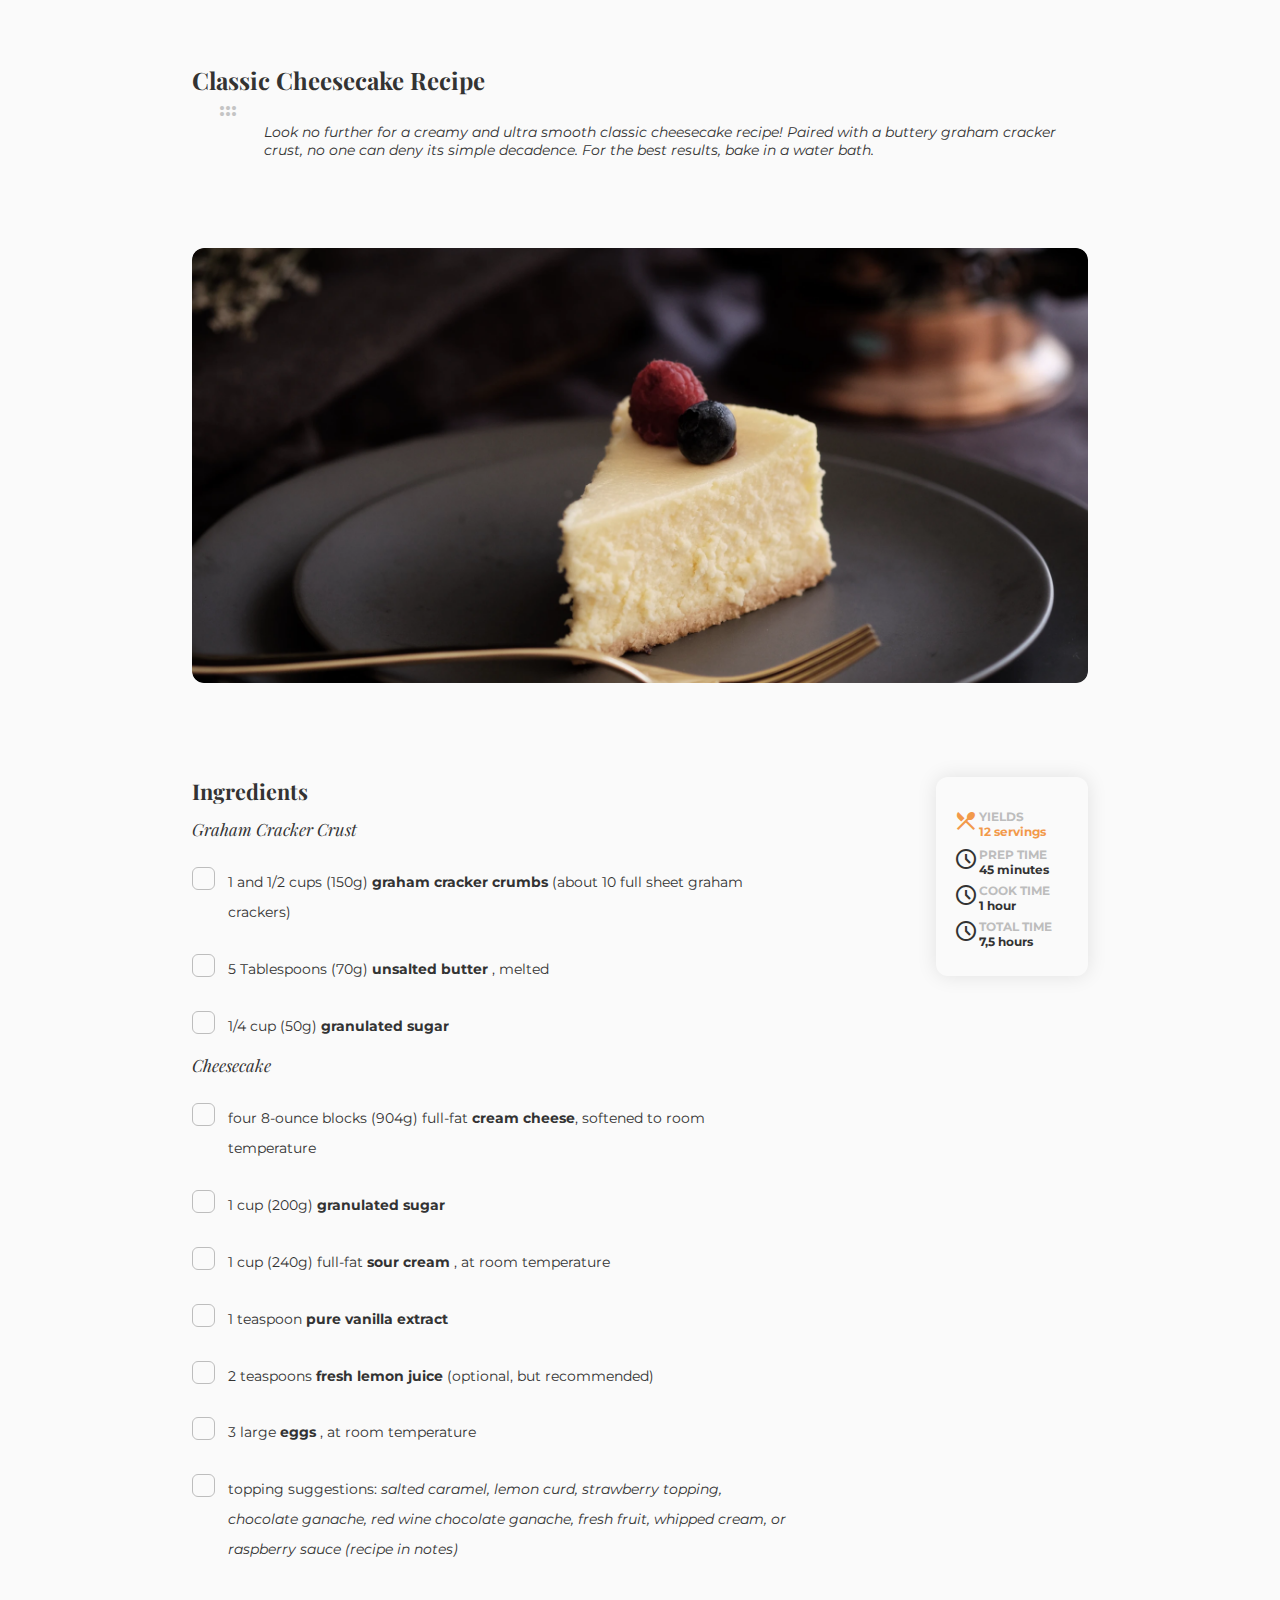
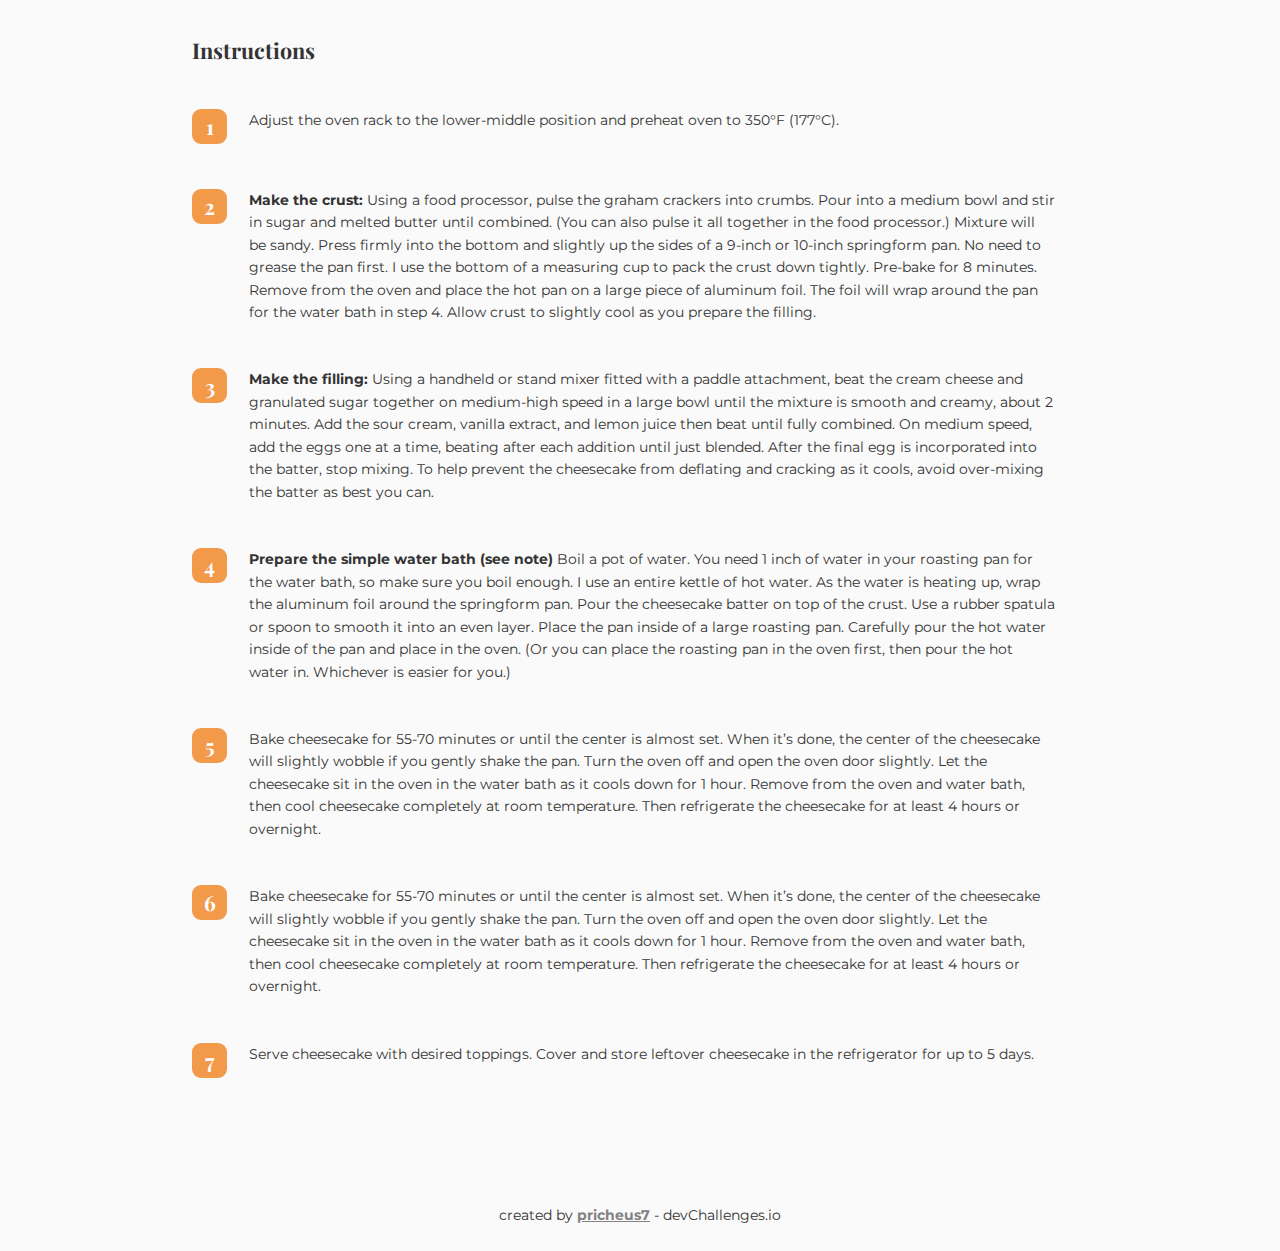
<file: index.html>
<!DOCTYPE html>
<html lang="en">
  <head>
    <meta charset="UTF-8" />
    <meta name="viewport" content="width=device-width, initial-scale=1.0" />
    <title>04-Recipe</title>
    <link rel="stylesheet" href="style.css" />
    <link
      href="https://fonts.googleapis.com/css2?family=Montserrat&family=Playfair+Display&display=swap"
      rel="stylesheet"
    />
    <link
      rel="stylesheet"
      href="https://fonts.googleapis.com/css2?family=Material+Symbols+Outlined:opsz,wght,FILL,GRAD@24,400,0,0"
    />
  </head>
  <body>
    <header>
      <h1 class="title">Classic Cheesecake Recipe</h1>
      <section class="about_the_meal">
        <div class="material-symbols-outlined dots">drag_indicator</div>
        <p class="desc">
          Look no further for a creamy and ultra smooth classic cheesecake
          recipe! Paired with a buttery graham cracker crust, no one can deny
          its simple decadence. For the best results, bake in a water bath.
        </p>
      </section>
    </header>
    <img src="./photo1.png" alt="" style="width: 100%" />
    <main style="margin-top: 5%">
      <!--prep_details-->
      <div class="prep_details phone">
        <section class="yields">
          <span class="material-symbols-outlined orange fork">
            restaurant_menu
          </span>
          <section>
            <h5 class="grey_text">yields</h5>
            <h5 class="orange">12 servings</h5>
          </section>
        </section>

        <!--time-->
        <div class="time">
          <section class="yields">
            <span class="material-symbols-outlined fork"> schedule </span>
            <section>
              <h5 class="grey_text">prep time</h5>
              <h5>45 minutes</h5>
            </section>
          </section>

          <section class="yields">
            <span class="material-symbols-outlined fork"> schedule </span>
            <section>
              <h5 class="grey_text">cook time</h5>
              <h5>1 hour</h5>
            </section>
          </section>

          <section class="yields">
            <span class="material-symbols-outlined fork"> schedule </span>
            <section>
              <h5 class="grey_text">total time</h5>
              <h5>7,5 hours</h5>
            </section>
          </section>
        </div>
      </div>

      <!--ingredients-->
      <div class="ingredients">
        <h2 class="subtitle">ingredients</h2>

        <!--cracker crust-->
        <div class="cracker_crust">
          <h3 class="sub">Graham Cracker Crust</h3>

          <section class="list">
            <div class="check_box"></div>
            <p class="text_details">
              1 and 1/2 cups (150g) <strong>graham cracker crumbs</strong>

              (about 10 full sheet graham crackers)
            </p>
          </section>
          <section class="list">
            <div class="check_box"></div>
            <p class="text_details">
              5 Tablespoons (70g) <strong>unsalted butter</strong> , melted
            </p>
          </section>
          <section class="list">
            <div class="check_box"></div>
            <p class="text_details">
              1/4 cup (50g) <strong>granulated sugar</strong>
            </p>
          </section>
        </div>

        <!--cheesecake-->
        <div class="cheesecake">
          <h3 class="sub">Cheesecake</h3>

          <section class="list">
            <div class="check_box"></div>
            <p class="text_details">
              four 8-ounce blocks (904g) full-fat
              <strong> cream cheese</strong>, softened to room temperature
            </p>
          </section>
          <section class="list">
            <div class="check_box"></div>
            <p class="text_details">
              1 cup (200g) <strong>granulated sugar</strong>
            </p>
          </section>
          <section class="list">
            <div class="check_box"></div>
            <p class="text_details">
              1 cup (240g) full-fat <strong>sour cream</strong> , at room
              temperature
            </p>
          </section>
          <section class="list">
            <div class="check_box"></div>
            <p class="text_details">
              1 teaspoon <strong>pure vanilla extract</strong>
            </p>
          </section>
          <section class="list">
            <div class="check_box"></div>
            <p class="text_details">
              2 teaspoons <strong>fresh lemon juice</strong> (optional, but
              recommended)
            </p>
          </section>
          <section class="list">
            <div class="check_box"></div>
            <p class="text_details">
              3 large <strong>eggs</strong> , at room temperature
            </p>
          </section>
          <section class="list">
            <div class="check_box"></div>
            <p class="text_details">
              topping suggestions:
              <em>
                salted caramel, lemon curd, strawberry topping, chocolate
                ganache, red wine chocolate ganache, fresh fruit, whipped cream,
                or raspberry sauce (recipe in notes)
              </em>
            </p>
          </section>
        </div>
      </div>

      <!--instructions-->
      <div class="instructions">
        <h2 class="instruction_title">instructions</h2>

        <div class="instructions_details">
          <div class="orange_box">1</div>
          <p class="txt">
            Adjust the oven rack to the lower-middle position and preheat oven
            to 350°F (177°C).
          </p>
        </div>
        <div class="instructions_details">
          <div class="orange_box">2</div>
          <p class="txt">
            <strong>Make the crust:</strong> Using a food processor, pulse the
            graham crackers into crumbs. Pour into a medium bowl and stir in
            sugar and melted butter until combined. (You can also pulse it all
            together in the food processor.) Mixture will be sandy. Press firmly
            into the bottom and slightly up the sides of a 9-inch or 10-inch
            springform pan. No need to grease the pan first. I use the bottom of
            a measuring cup to pack the crust down tightly. Pre-bake for 8
            minutes. Remove from the oven and place the hot pan on a large piece
            of aluminum foil. The foil will wrap around the pan for the water
            bath in step 4. Allow crust to slightly cool as you prepare the
            filling.
          </p>
        </div>
        <div class="instructions_details">
          <div class="orange_box">3</div>
          <p class="txt">
            <strong> Make the filling:</strong> Using a handheld or stand mixer
            fitted with a paddle attachment, beat the cream cheese and
            granulated sugar together on medium-high speed in a large bowl until
            the mixture is smooth and creamy, about 2 minutes. Add the sour
            cream, vanilla extract, and lemon juice then beat until fully
            combined. On medium speed, add the eggs one at a time, beating after
            each addition until just blended. After the final egg is
            incorporated into the batter, stop mixing. To help prevent the
            cheesecake from deflating and cracking as it cools, avoid
            over-mixing the batter as best you can.
          </p>
        </div>
        <div class="instructions_details">
          <div class="orange_box">4</div>
          <p class="txt">
            <strong>Prepare the simple water bath (see note)</strong> Boil a pot
            of water. You need 1 inch of water in your roasting pan for the
            water bath, so make sure you boil enough. I use an entire kettle of
            hot water. As the water is heating up, wrap the aluminum foil around
            the springform pan. Pour the cheesecake batter on top of the crust.
            Use a rubber spatula or spoon to smooth it into an even layer. Place
            the pan inside of a large roasting pan. Carefully pour the hot water
            inside of the pan and place in the oven. (Or you can place the
            roasting pan in the oven first, then pour the hot water in.
            Whichever is easier for you.)
          </p>
        </div>
        <div class="instructions_details">
          <div class="orange_box">5</div>
          <p class="txt">
            Bake cheesecake for 55-70 minutes or until the center is almost set.
            When it’s done, the center of the cheesecake will slightly wobble if
            you gently shake the pan. Turn the oven off and open the oven door
            slightly. Let the cheesecake sit in the oven in the water bath as it
            cools down for 1 hour. Remove from the oven and water bath, then
            cool cheesecake completely at room temperature. Then refrigerate the
            cheesecake for at least 4 hours or overnight.
          </p>
        </div>
        <div class="instructions_details">
          <div class="orange_box">6</div>
          <p class="txt">
            Bake cheesecake for 55-70 minutes or until the center is almost set.
            When it’s done, the center of the cheesecake will slightly wobble if
            you gently shake the pan. Turn the oven off and open the oven door
            slightly. Let the cheesecake sit in the oven in the water bath as it
            cools down for 1 hour. Remove from the oven and water bath, then
            cool cheesecake completely at room temperature. Then refrigerate the
            cheesecake for at least 4 hours or overnight.
          </p>
        </div>
        <div class="instructions_details">
          <div class="orange_box">7</div>
          <p class="txt">
            Serve cheesecake with desired toppings. Cover and store leftover
            cheesecake in the refrigerator for up to 5 days.
          </p>
        </div>
      </div>
    </main>
  </body>

  <footer>
    <div>
      created by <span class="username">pricheus7</span> - devChallenges.io
    </div>
  </footer>
</html>
</file>
<file: style.css>
* {
  box-sizing: content-box;
  padding: 0;
  margin: 0;
}

html {
  font-size: 12px;
}

body {
  font-size: 1rem;
  font-family: "Montserrat", sans-serif;
  color: #333;
  background-color: #fafafa;
  padding: 5% 3% 0 3%;
}
/*header*/
.title {
  font-family: "Playfair Display", serif;
  font-size: 2rem;
  font-weight: bolder;
}

.about_the_meal {
  display: flex;
  width: 100%;
  margin-top: 3%;
}

.dots {
  transform: rotate(90deg);
  color: #c4c4c4;
  width: 8%;
  height: 100%;
}

.desc {
  width: 90%;
  font-style: italic;
  height: 100%;
}

/*main*/

img {
  border-radius: 12px;
  margin-top: 10%;
}

.yields {
  display: flex;
  margin-top: 5%;
  width: 30%;
}

.fork {
  margin-right: 1.5%;
}

.orange_box {
  display: flex;
  align-items: center;
}

.orange {
  color: #f2994a;
}

.grey_text {
  text-transform: uppercase;
  color: #bdbdbd;
}

.time {
  display: flex;
  margin-top: 2%;
  justify-content: space-between;
  width: 90%;
}

/*ingredients*/
.ingredients {
  margin-top: 10%;
}

.subtitle {
  text-transform: capitalize;
  font-family: "Playfair Display", serif;
}

.sub {
  font-family: "Playfair Display", serif;
  font-style: italic;
  font-weight: 400;
  margin-top: 1.5%;
}

.list {
  display: flex;
  margin-top: 3%;
}

.check_box {
  width: 21px;
  height: 21px;
  border: 1px solid #bdbdbd;
  border-radius: 6px;
  margin-right: 2%;
}

.text_details {
  width: 90%;
  line-height: 27.07px;
}

/*instructions*/
.instructions {
  margin-top: 8%;
}
.instruction_title {
  text-transform: capitalize;
  font-family: "Playfair Display", serif;
}

.instructions_details {
  display: flex;
  height: 100%;
  margin-top: 5%;
  line-height: 2.5ch;
}

.orange_box {
  background-color: #f2994a;
  width: 35px;
  height: 35px;
  color: #fff;
  font-family: "Playfair Display", serif;
  display: flex;
  justify-content: center;
  border-radius: 9px;
  font-size: 1.75rem;
  font-weight: bolder;
  margin-right: 2.5%;
}

.txt {
  width: 90%;
}

/*footer*/
footer {
  position: absolute;
  height: 5%;
  left: 0;
  right: 0;
  margin-top: 10%;
  text-align: center;
}

.username {
  font-weight: bolder;
  text-decoration: underline;
  color: #828282;
}

.computer {
  display: none;
}
/*sm mobile*/
@media screen and (max-width: 320px) and (orientation: portrait) {
}

/*sm tablets*/
@media screen and (min-width: 500px) and (orientation: portrait) {
  body {
    padding: 5% 10% 0 10%;
    font-size: 1.2rem;
  }

  .text_details {
    line-height: 30px;
  }
}

/*md tablets*/
@media screen and (min-width: 769px) and (orientation: portrait) {
  body {
    padding: 5% 10% 0 10%;
  }
  .about_the_meal {
    position: relative;
    right: 2.5%;
  }
  .dots {
    margin-top: 2%;
  }

  .text_details {
    line-height: 35px;
  }
}

/*lg tablets*/
@media screen and (min-width: 1024px) and (orientation: portrait) {
  body {
    padding: 5% 15% 0 15%;
  }

  .about_the_meal {
    position: relative;
    right: 2.5%;
  }
  .dots {
    margin-top: 2%;
  }
}

/*sm computers*/
@media screen and (min-width: 768px) and (orientation: landscape) {
  body {
    font-size: 1.2rem;
    padding: 5% 10% 0 10%;
  }

  .phone {
    display: block;
    float: right;
  }

  .prep_details {
    position: relative;
    width: fit-content;
    height: 30%;
    box-shadow: 0px 0px 20px 0px #0000001a;
    border-radius: 12px;
    padding: 3% 2% 3% 2%;
  }

  .time {
    flex-direction: column;
    width: 100%;
  }

  .yields {
    width: 100%;
  }

  .fork {
    font-size: 48px;
  }

  .list {
    width: 70%;
  }

  .text_details {
    line-height: 30px;
  }
}

/*md computers*/
@media screen and (min-width: 1024px) and (orientation: landscape) {
  body {
    padding: 5% 15% 0 15%;
  }

  .prep_details {
    position: relative;
    width: 13%;
    height: 25%;
    box-shadow: 0px 0px 20px 0px #0000001a;
    border-radius: 12px;
  }

  .time {
    flex-direction: column;
    width: 100%;
  }

  .yields {
    width: 100%;
  }

  .fork {
    font-size: 48px;
  }

  .list {
    width: 70%;
  }

  .text_details {
    line-height: 30px;
  }
}

/*lg computers*/
@media screen and (min-width: 1440px) and (orientation: landscape) {
  body {
    padding: 5% 10% 0 10%;
  }

  .prep_details {
    position: relative;
    width: fit-content;
  }
  .about_the_meal {
    position: relative;
    right: 3%;
    margin-top: 1%;
  }
  .dots {
    margin-top: 3%;
  }

  .desc {
    position: relative;
    right: 2%;
  }
}

/*2lg computers*/
@media screen and (min-width: 1920px) and (orientation: landscape) {
  body {
    padding: 5% 25% 0 25%;
    font-size: 1.4rem;
  }

  .title {
    font-size: 4rem;
  }
}
</file>
